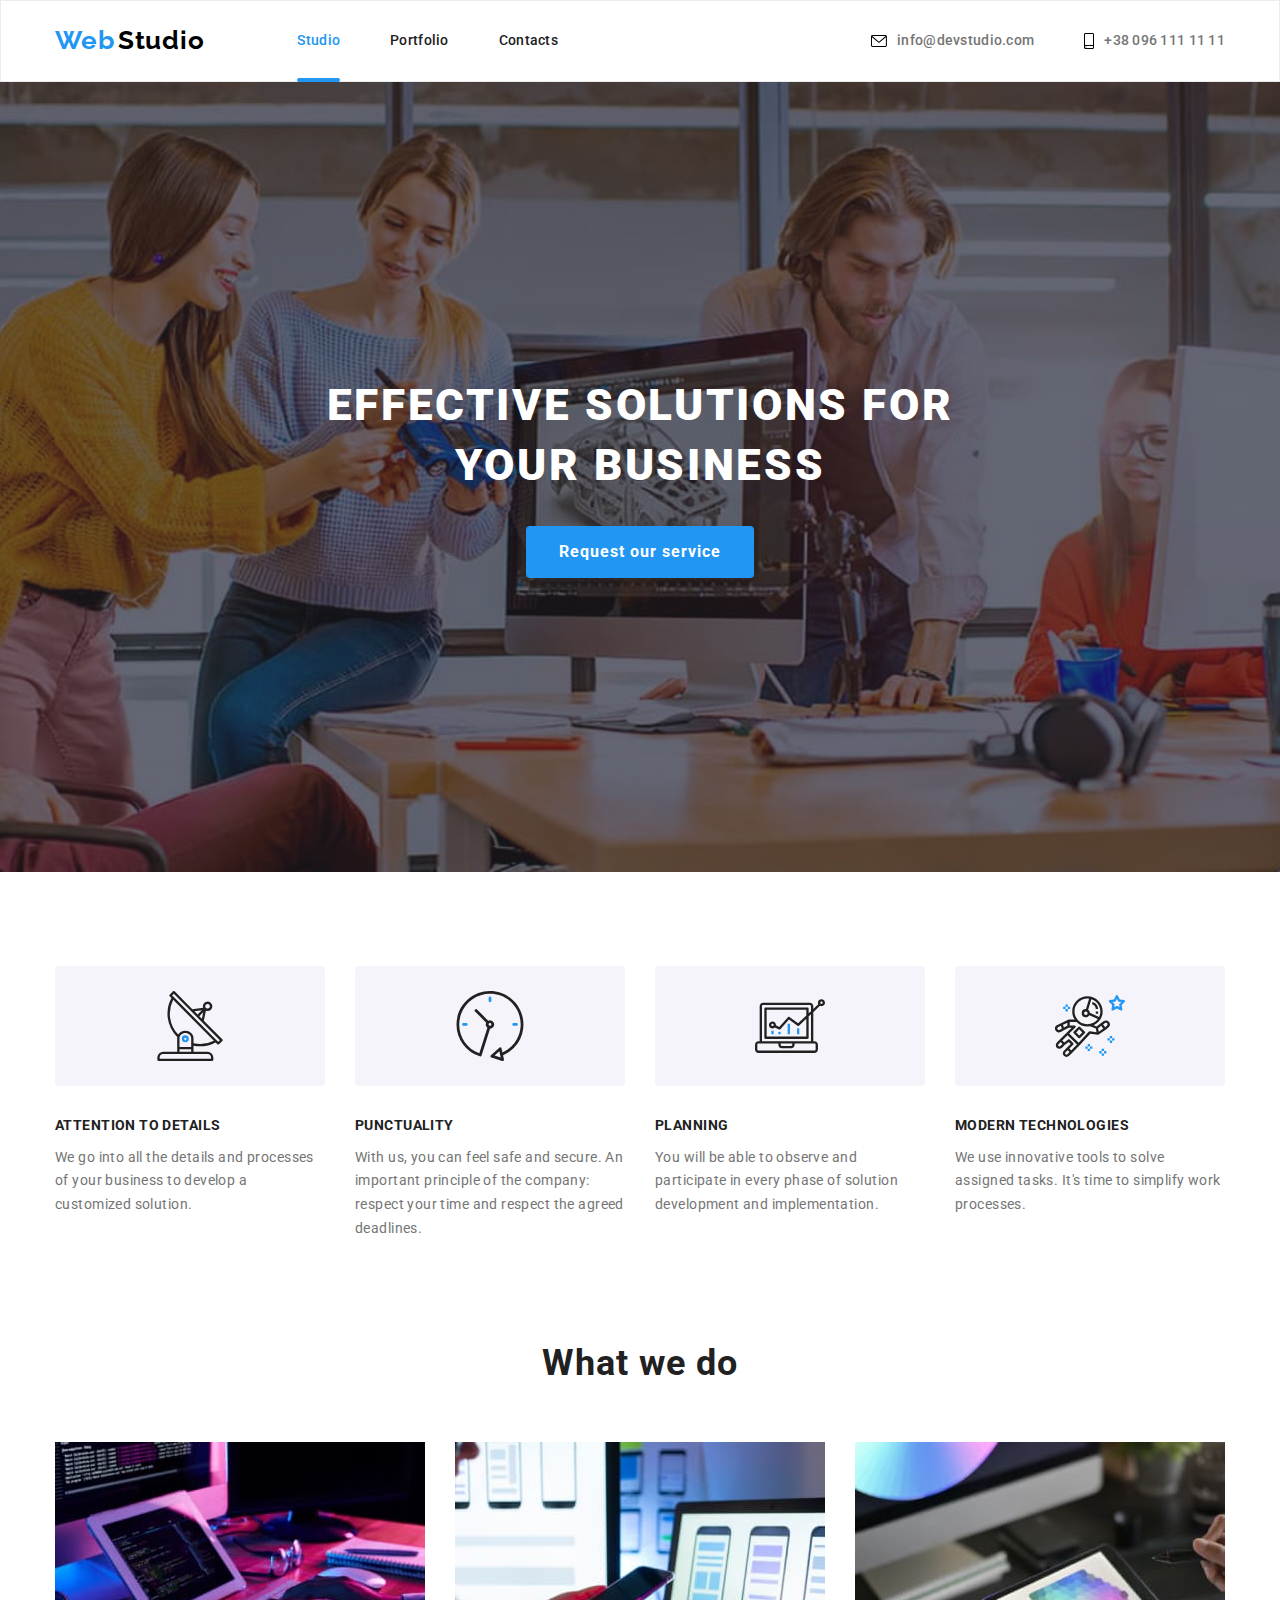
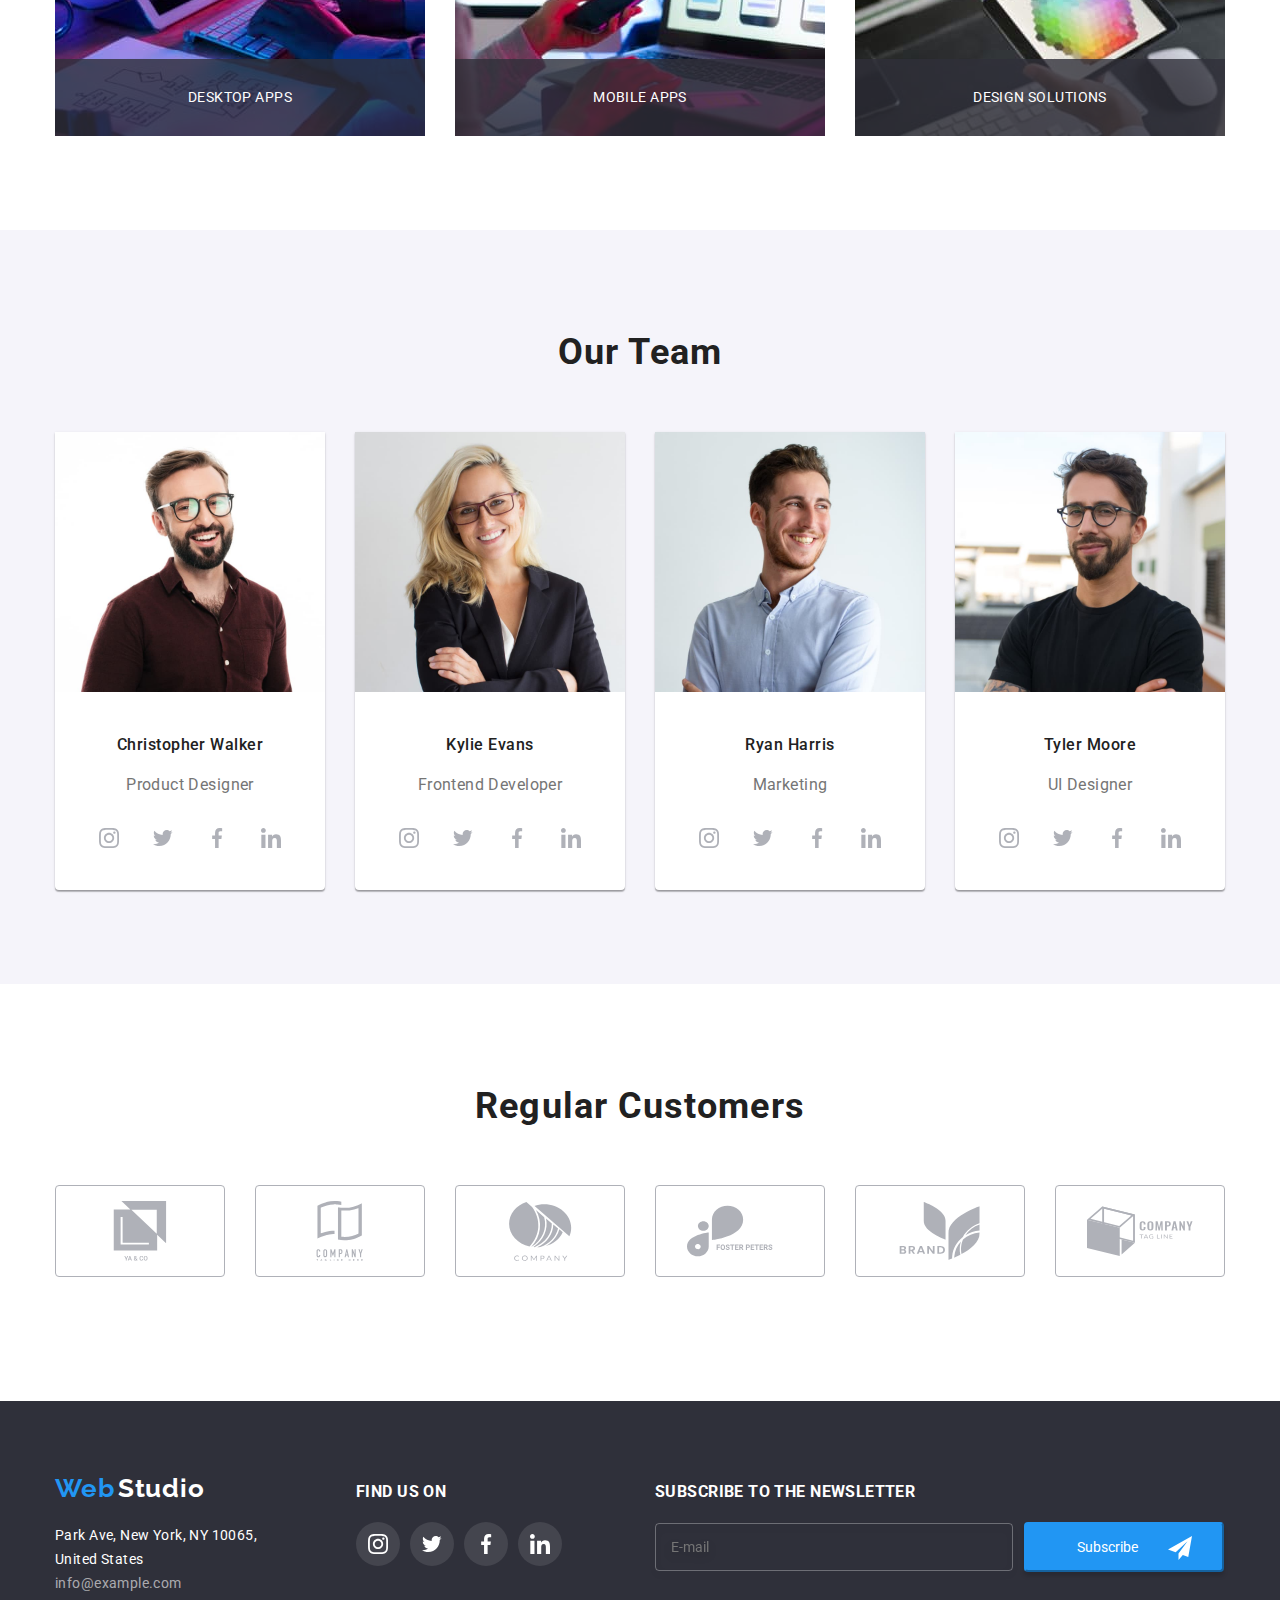
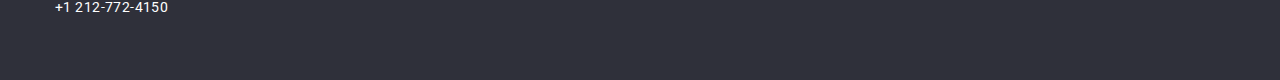
<file: index.html>
<!DOCTYPE html>
<html lang="en">
<head>
    <meta charset="UTF-8">
    <meta http-equiv="X-UA-Compatible" content="IE=edge">
    <meta name="viewport" content="width=device-width, initial-scale=1.0">
    <title>Homework#1 </title>
    <link rel="preconnect" href="https://fonts.googleapis.com">
    <link rel="preconnect" href="https://fonts.gstatic.com" crossorigin>
    <link href="https://fonts.googleapis.com/css2?family=Raleway:ital,wght@0,700;1,700&family=Roboto:ital,wght@0,400;0,500;0,700;0,900;1,400;1,500;1,700;1,900&display=swap" rel="stylesheet">
    <link rel="stylesheet" href="https://cdnjs.cloudflare.com/ajax/libs/modern-normalize/1.1.0/modern-normalize.min.css">
    <link rel="stylesheet" href="./css/styles.css">
</head>

<body>
    <!--Header-->
    <header  class="header">
        <div class="container main-div">
        <a  href="./index.html" class="link">
            <span class="logo-web" >Web</span>
            <span class="logo-studio" >Studio</span>
        </a>  
        <nav>
            <ul class="site-nav list">
                <li class="item"><a href="./index.html" class="link current">Studio</a></li>
                <li class="item"><a href="./portfolio.html"  class="link">Portfolio</a></li>
                <li class="item"><a href=""  class="link">Contacts</a></li>
            </ul>  
        </nav>
            <ul class="auth-nav list"> 
                <li class="item contact-item">
                    <a class="contact-link mail-link link" href="mailto:info@devstudio.com" >
                        <svg class="mail-icon icon" width="16" height="12">
                            <use href="./images/icons/icons.svg#icon-envelope"></use>
                        </svg>
                        <span>info@devstudio.com</span>
                    </a>
                </li> 
                <li class="item contact-item">
                    <a class="contact-link phone-link link" href="tel:+380961111111">
                        <svg class="phone-icon icon" width="10" height="16">
                            <use href="./images/icons/icons.svg#icon-smartphone"></use>
                        </svg>
                        <span>+38 096 111 11 11</span>
                    </a>
                </li>  
            </ul>
        </div>
    </header>
    <!--Main body-->
    <main>
        <!--Request-->
        <div class="request">
            <section class="section">
                <h1 class="request-title">EFFECTIVE SOLUTIONS FOR YOUR BUSINESS</h1>
                <button type="button" class="request-button" data-modal-open>Request our service</button>                
            </section>
        </div>
        
           
        <!--Quality-->
        
        <section class="section">
            <div class="container">
                <h2 class="visually-hidden">Our quality</h2>
                    <ul class="list">
                        <li class="quality-item icon-antenna">
                            <h3 class="quality-title">ATTENTION TO DETAILS</h3>
                            <p class="quality-text">
                                We go into all the details and processes of your business to develop a customized solution.
                            </p>
                        </li>
                         <li class="quality-item icon-clock">
                            <h3 class="quality-title">PUNCTUALITY</h3>
                            <p class="quality-text">
                                With us, you can feel safe and secure. An important principle of the company: respect your time
                                 and respect the agreed deadlines.  
                            </p>
                        </li>
                        <li class="quality-item icon-diagram">
                            <h3 class="quality-title">PLANNING</h3>
                            <p class="quality-text">
                                You will be able to observe and participate in every phase of solution development and implementation.
                            </p>
                        </li>
                        <li class="quality-item icon-astronaut">
                            <h3 class="quality-title">MODERN TECHNOLOGIES</h3>
                            <p class="quality-text">
                                We use innovative tools to solve assigned tasks. It's time to simplify work processes. 
                            </p>
                        </li>
                    </ul>
            </div>
        </section>
        
        <!--What we do-->
        
        <section class="section1">
            <div class="container">
                <h2 class="section-title">What we do</h2>
                    <ul class="whatwedo-list">
                        <li class="whatwedo-item">
                            <img src="./images/whatwedo/img.jpg" alt="creat a code" width="370"  class="whatwedo-item" />
                        <div class="whatwedo-description">
                            DESKTOP APPS
                        </div>
                        </li>
                        <li class="whatwedo-item">
                            <img src="./images/whatwedo/img1.jpg" alt="mobile version" width="370"  class="whatwedo-item"/>
                            <div class="whatwedo-description">
                                MOBILE APPS
                            </div>
                        </li>
                        <li class="whatwedo-item">
                            <img src="./images/whatwedo/img2.jpg" alt="color design" width="370" class="whatwedo-item"/>
                            <div class="whatwedo-description">
                                DESIGN SOLUTIONS
                            </div>
                        </li>
                    </ul>
            </div>
        </section>
        
        <!--Team-->
        
        <section class="section team">
            <div class="container">
                <h2 class="section-title">Our Team</h2>
                <ul class="list">
                    <li class="team-item">
                        <img src="./images/team/Christopher.jpg" alt="Christopher's photo" width="270" height="260" />
                        <h3 class="team-title">Christopher Walker</h3>
                        <p class="team-text">Product Designer</p>
                        <ul class="social-icons list">
                            <li class="social-item">
                                <a href="" class="social-link link">
                                    <svg class="social-icon" width="20" height="20">
                                        <use href="./images/icons/icons.svg#icon-instagram"></use>
                                    </svg>
                                </a>
                            </li>
                            <li class="social-item">
                                <a href="" class="social-link link">
                                    <svg class="social-icon" width="20" height="20">
                                        <use href="./images/icons/icons.svg#icon-twitter"></use>
                                    </svg>
                                </a>
                            </li>
                            <li class="social-item">
                                <a href="" class="social-link link">
                                    <svg class="social-icon" width="20" height="20">
                                        <use href="./images/icons/icons.svg#icon-facebook"></use>
                                    </svg>
                                </a>
                            </li>
                            <li class="social-item">
                                <a href="" class="social-link link">
                                    <svg class="social-icon" width="20" height="20">
                                        <use href="./images/icons/icons.svg#icon-linkedin"></use>
                                    </svg>
                                </a>
                            </li>
                        </ul> 
                    </li>
                    <li class="team-item">
                        <img src="./images/team/Kylie.jpg" alt="Kylie's photo" width="270" height="260" />
                        <h3 class="team-title">Kylie Evans</h3>
                        <p class="team-text">Frontend Developer</p>
                        <ul class="social-icons list">
                            <li class="social-item">
                                <a href="" class="social-link link">
                                    <svg class="social-icon" width="20" height="20">
                                        <use href="./images/icons/icons.svg#icon-instagram"></use>
                                    </svg>
                                </a></li>
                            <li class="social-item">
                                <a href="" class="social-link link">
                                    <svg class="social-icon" width="20" height="20">
                                        <use href="./images/icons/icons.svg#icon-twitter"></use>
                                    </svg>
                                </a></li>
                            <li class="social-item">
                                <a href="" class="social-link link">
                                    <svg class="social-icon" width="20" height="20">
                                        <use href="./images/icons/icons.svg#icon-facebook"></use>
                                    </svg>
                                </a></li>
                            <li class="social-item">
                                <a href="" class="social-link link">
                                    <svg class="social-icon" width="20" height="20">
                                        <use href="./images/icons/icons.svg#icon-linkedin"></use>
                                    </svg>
                                </a></li>
                        </ul> 
                    </li>
                    <li class="team-item">
                        <img src="./images/team/Ryan.jpg" alt="Ryan's photo" width="270" height="260" />
                        <h3 class="team-title">Ryan Harris</h3>
                        <p class="team-text">Marketing</p>
                        <ul class="social-icons list">
                            <li class="social-item">
                                <a href="" class="social-link link">
                                    <svg class="social-icon" width="20" height="20">
                                        <use href="./images/icons/icons.svg#icon-instagram"></use>
                                    </svg>
                                </a></li>
                            <li class="social-item">
                                <a href="" class="social-link link">
                                    <svg class="social-icon" width="20" height="20">
                                        <use href="./images/icons/icons.svg#icon-twitter"></use>
                                    </svg>
                                </a></li>
                            <li class="social-item">
                                <a href="" class="social-link link">
                                    <svg class="social-icon" width="20" height="20">
                                        <use href="./images/icons/icons.svg#icon-facebook"></use>
                                    </svg>
                                </a></li>
                            <li class="social-item">
                                <a href="" class="social-link link">
                                    <svg class="social-icon" width="20" height="20">
                                        <use href="./images/icons/icons.svg#icon-linkedin"></use>
                                    </svg>
                                </a></li>
                        </ul> 
                    </li>
                    <li class="team-item">
                        <img src="./images/team/Tyler.jpg" alt="Tyler's photo" width="270" height="260" />
                        <h3 class="team-title">Tyler Moore</h3>
                        <p class="team-text">UI Designer</p>
                        <ul class="social-icons list">
                            <li class="social-item">
                                <a href="" class="social-link link">
                                    <svg class="social-icon" width="20" height="20">
                                        <use href="./images/icons/icons.svg#icon-instagram"></use>
                                    </svg>
                                </a></li>
                            <li class="social-item">
                                <a href="" class="social-link link">
                                    <svg class="social-icon" width="20" height="20">
                                        <use href="./images/icons/icons.svg#icon-twitter"></use>
                                    </svg>
                                </a></li>
                            <li class="social-item">
                                <a href="" class="social-link link">
                                    <svg class="social-icon" width="20" height="20">
                                        <use href="./images/icons/icons.svg#icon-facebook"></use>
                                    </svg>
                                </a></li>
                            <li class="social-item">
                                <a href="" class="social-link link">
                                    <svg class="social-icon" width="20" height="20">
                                        <use href="./images/icons/icons.svg#icon-linkedin"></use>
                                    </svg>
                                </a></li>
                        </ul> 
                    </li>
                </ul>
            </div>
        </section>
        
        <!--Regular Customers-->
        <section class="section">
            <div class="container">
                <h2 class="section-title">Regular Customers</h2>
                <ul class="customer-list list">
                    <li class="customer-item">
                        <a href="" class="customer-link link">
                            <svg class="customer-icon" width="106" height="60">
                                <use href="./images/icons/icons.svg#icon-yaco"></use>
                            </svg>
                        </a>
                    </li>
                    <li class="customer-item">
                        <a href="" class="customer-link link">
                            <svg class="customer-icon" width="106" height="60">
                                <use href="./images/icons/icons.svg#icon-taglinehere"></use>
                            </svg>
                        </a>
                    </li>
                    <li class="customer-item">
                        <a href="" class="customer-link link">
                            <svg class="customer-icon" width="106" height="60">
                                <use href="./images/icons/icons.svg#icon-company"></use>
                            </svg>
                        </a>
                    </li>
                    <li class="customer-item">
                        <a href="" class="customer-link link">
                            <svg class="customer-icon" width="106" height="60">
                                <use href="./images/icons/icons.svg#icon-foster"></use>
                            </svg>
                        </a>
                    </li>
                    <li class="customer-item">
                        <a href="" class="customer-link link">
                            <svg class="customer-icon" width="106" height="60">
                                <use href="./images/icons/icons.svg#icon-brand"></use>
                            </svg>
                        </a>
                    </li>
                    <li class="customer-item">
                        <a href="" class="customer-link link">
                            <svg class="customer-icon" width="106" height="60">
                                <use href="./images/icons/icons.svg#icon-tagline"></use>
                            </svg>
                        </a>
                    </li>
                </ul> 
            </div>
        </section>
        
    </main>
    <!--Footer-->
    <footer class="footer"> 
        <div class="container2" > 
            <div class="footer-address-block">
                <a href="./index.html" class="link">
                    <span class="footer-logo-web" >Web</span>
                    <span class="footer-logo-studio" >Studio</span>
                </a>  
            <address>
                <ul  class="footer list">
                    <li class="item"><a href="https://www.google.com/maps/place/Park+Ave,+New+York,+NY+10065,+%D0%A1%D0%BF%D0%BE%D0%BB%D1%83%D1%87%D0%B5%D0%BD%D1%96+%D0%A8%D1%82%D0%B0%D1%82%D0%B8+%D0%90%D0%BC%D0%B5%D1%80%D0%B8%D0%BA%D0%B8/@40.7667084,-73.9759206,15z/data=!3m1!4b1!4m5!3m4!1s0x89c2b76424149fd5:0x1e6065c9d4149dd9!8m2!3d40.7667087!4d-73.9671658"
                        target="_blank"
                        rel="noopener noreferrer nofollow"
                        class="link">Park Ave, New York, NY 10065, United States </a>
                    </li>
                    <li class="item"><a href="mailto:info@example.com" class="link contacts">info@example.com</a></li>
                    <li class="item"><a href="tel:+12127724150" class="link contact">+1 212-772-4150</a></li>
                </ul>
            </address>
            </div>
            <div class="footer-social-block">
                <h3 class="title">FIND US ON</h3>
                <ul class="footer-icons">
                    <li class="social-item">
                    <a href=""  class="social-link link">
                        <svg class="social-icon1" width="20" height="20">
                            <use href="./images/icons/icons.svg#icon-instagram"></use>
                        </svg>
                    </a>                   
                    </li>
                    <li class="social-item">
                    <a href="" class="social-link link">
                        <svg class="social-icon1" width="20" height="20">
                            <use href="./images/icons/icons.svg#icon-twitter"></use>
                        </svg>
                    </a>
                    </li>
                    <li class="social-item">
                    <a href="" class="social-link link">
                        <svg class="social-icon1" width="20" height="20">
                            <use href="./images/icons/icons.svg#icon-facebook"></use>
                        </svg>
                    </a>
                    </li>
                    <li class="social-item">
                    <a href="" class="social-link link">
                        <svg class="social-icon1" width="20" height="20">
                            <use href="./images/icons/icons.svg#icon-linkedin"></use>
                        </svg>
                    </a>
                    </li>
                </ul>
            </div>
            <div class="footer-sbr-block">
                <form name="form-sbr" class="sbr-form">
                    <h3 class="title">SUBSCRIBE TO THE NEWSLETTER</h3>
                    <label class="user-mail">
                        <div class="input-wrapper">
                            <input type="email" name="user-mail" id="user-mail" class="sbr-mail" placeholder="E-mail" required>
                            <button type="submit" class="sbr-button ">Subscribe
                                <svg >
                                    <use href="./images/icons/icons.svg#icon-send"></use>
                                </svg>
                            </button>
                        </div>
                    </label>
                   
                </form>
            </div>

        </div>
        

        
    </footer>
    <div class="modal-backdrop is-hidden" data-modal>
        <div class="modal">
            <h2 class="modal-title">Leave your information and we'll call you back</h2>
            <div class="close-sign" data-modal-close>
                <svg  width="18" height="18">
                    <use href="./images/icons/icons.svg#icon-close"></use>
                </svg>
            </div>
            <form name="form-request" class="modal-form">
                <div class="input-line">
                    <label for="user-name" class="modal-label">Name</label>
                    <div class="input-wrapper">
                        <input
                            name="user-name"
                            type="text"
                            id="user-name"
                            class="modal-input"
                            required
                        />
                        <svg class="input-icon" width="18" height="18">
                            <use href="./images/icons/icons.svg#icon-user"></use>
                        </svg>
                    </div>
                </div>
                <div class="input-line">
                    <label for="user-tel" class="modal-label">Telephone</label>
                    <div class="input-wrapper">
                        <input
                            name="user-tel"
                            id="user-tel"
                            type="tel"
                            class="modal-input"
                            required
                        />
                        <svg class="input-icon" width="18" height="18">
                            <use href="./images/icons/icons.svg#icon-phone"></use>
                        </svg>
                    </div>
                </div>
                <div class="input-line">
                    <label for="user-email" class="modal-label">E-mail</E-mail></label>
                    <div class="input-wrapper">
                        <input
                            name="user-email"
                            type="email"
                            id="user-email"
                            class="modal-input"
                            required
                        />
                        <svg class="input-icon" width="18" height="18">
                            <use href="./images/icons/icons.svg#icon-mailbox"></use>
                        </svg>
                    </div>
                </div>
                <div class="input-line">
                    <label for="user-name" class="modal-label">Comments</label>
                    <textarea name="user-text" id="user-text" class="modal-textarea" placeholder="Enter the text"></textarea>
                </div>
                <div class="input-line check-line">
                    <input
                    id="checkbox-agree"
                    value="agree"
                    name="checkbox-agree"
                    type="checkbox"
                    class="visually-hidden"
                    />
                    <label for="checkbox-agree" class="checkbox-agree">
                    <span class="icon-wrapper">
                        <svg class="agree-icon" width="16" height="15">
                            <use href="./images/icons/icons.svg#icon-checkagree"></use>
                         </svg>
                    </span>
                    I agree with the newsletter and accept the
                    <a href="" class="check-link">Terms and Conditions</a> 
                    </label>
                </div>
                <button type="submit" class="modal-button">Send</button>
            </form>
          
        </div>
      </div>
      <script src="./js/modal.js"></script>
    
</body>
</html>
</file>
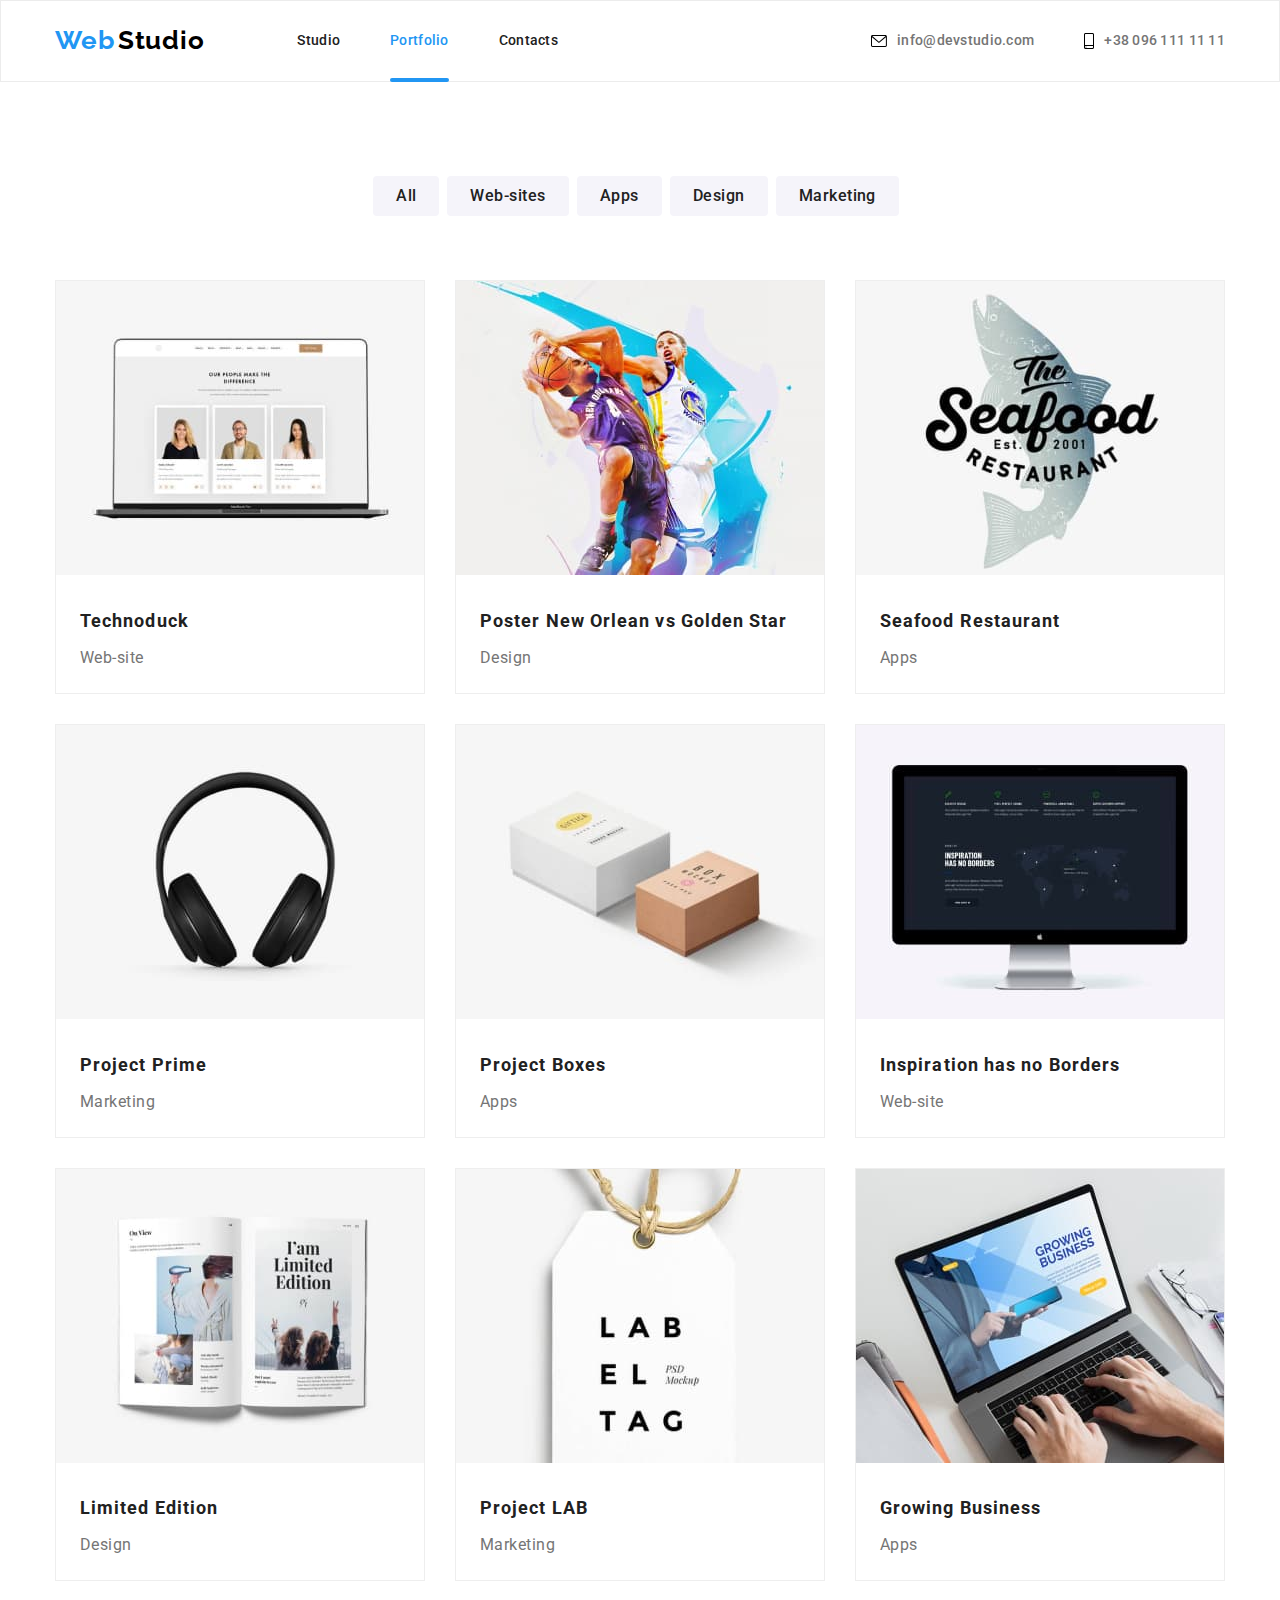
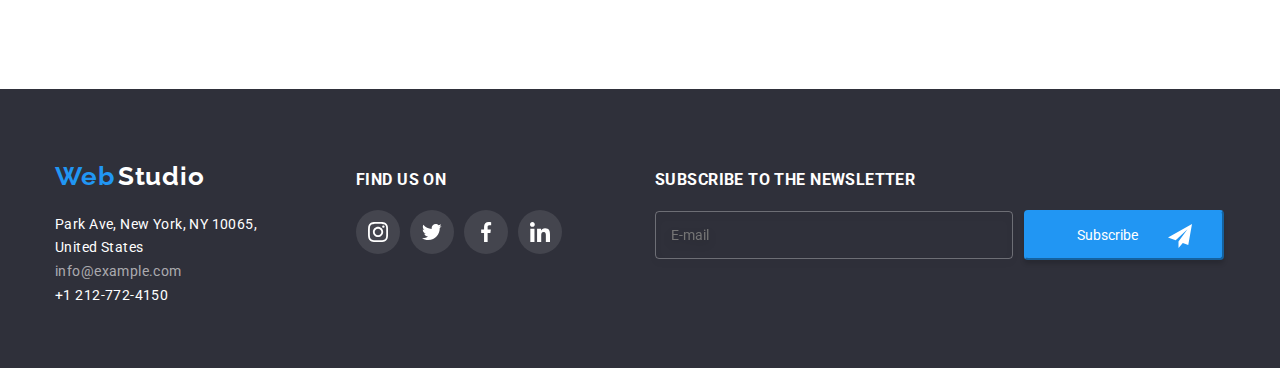
<file: portfolio.html>
<!DOCTYPE html>
<html lang="en">
<head>
    <meta charset="UTF-8">
    <meta http-equiv="X-UA-Compatible" content="IE=edge">
    <meta name="viewport" content="width=device-width, initial-scale=1.0">
    <title>Document</title>
    <link rel="preconnect" href="https://fonts.googleapis.com">
    <link rel="preconnect" href="https://fonts.gstatic.com" crossorigin="">
    <link href="https://fonts.googleapis.com/css2?family=Raleway:ital,wght@0,700;1,700&amp;family=Roboto:ital,wght@0,400;0,500;0,700;0,900;1,400;1,500;1,700;1,900&amp;display=swap" rel="stylesheet">
    <link rel="stylesheet" href="https://cdnjs.cloudflare.com/ajax/libs/modern-normalize/1.1.0/modern-normalize.min.css">
    <link rel="stylesheet" href="./css/styles.css">
</head>

<body>
    <!--Header-->
    <header  class="header">
      <div class="container main-div">
      <a href="./index.html" class="link">
          <span class="logo-web" >Web</span>
          <span class="logo-studio" >Studio</span>
      </a>  
      <nav>
          <ul class="site-nav list">
              <li class="item"><a href="./index.html" class="link">Studio</a></li>
              <li class="item"><a href="./portfolio.html"  class="link current">Portfolio</a></li>
              <li class="item"><a href=""  class="link">Contacts</a></li>
          </ul>  
      </nav>
      <ul class="auth-nav list"> 
        <li class="item contact-item">
            <a class="contact-link mail-link link" href="mailto:info@devstudio.com" >
                <svg class="mail-icon icon" width="16" height="12">
                    <use href="./images/icons/icons.svg#icon-envelope"></use>
                </svg>
                <span>info@devstudio.com</span>
            </a>
        </li> 
        <li class="item contact-item">
            <a class="contact-link phone-link link" href="tel:+380961111111">
                <svg class="phone-icon icon" width="10" height="16">
                    <use href="./images/icons/icons.svg#icon-smartphone"></use>
                </svg>
                <span>+38 096 111 11 11</span>
            </a>
        </li>  
    </ul>
      </div>
    </header>
    <!--Main body-->
    <main>
        
        <section class="section">
            <div class="container">
                <h2 class="visually-hidden">Our projects</h2>
                <!--List of filters-->
                
                <ul class="portfolio-list">
                  
                  <li class="item"><button type="button" class="button">All</button></li>
                  <li class="item"><button type="button" class="button">Web-sites</button></li>
                  <li class="item"><button type="button" class="button">Apps</button></li>
                  <li class="item"><button type="button" class="button">Design</button></li>
                  <li class="item"><button type="button" class="button">Marketing</button></li>
                  
                </ul>
                
                <!--List of projects-->      
                <ul class="portfolio-lists">
                  <li class="portfolio-element">
                    <a href="" class="portfolio-link">
                      <div class="portfolio-vision">
                        <img src="./images/portfolio/img.jpg" alt="Technoduck's photo" width="370" height="294" />
                        <div class="portfolio-desription">
                          <p class="portfolio-project">Technoduck is a state-of-the-art coronavirus distribution platform. Companies use this platform for digital espionage and attacks on competitors' secure servers.</p>
                        </div>
                      </div>
                      <div class="portfolio-meta">
                        <h3 class="portfolio-title">Technoduck</h3>
                        <p class="portfolio-text">Web-site</p>
                      </div>
                    </a>
                  </li>
                  <li class="portfolio-element">
                    <a href="" class="portfolio-link">
                      <div class="portfolio-vision">
                        <img src="./images/portfolio/img1.jpg" alt="Poster's photo" width="370" height="294" />
                        <div class="portfolio-desription">
                          <p class="portfolio-project">Technoduck is a state-of-the-art coronavirus distribution platform. Companies use this platform for digital espionage and attacks on competitors' secure servers.</p>
                        </div>
                      </div>
                      <div class="portfolio-meta">
                        <h3 class="portfolio-title">Poster New Orlean vs Golden Star</h3>
                        <p class="portfolio-text">Design</p>
                      </div>
                    </a>
                  </li>
                  <li class="portfolio-element">
                    <a href="" class="portfolio-link">
                      <div class="portfolio-vision">
                        <img src="./images/portfolio/img2.jpg" alt="Seafood's photo" width="370" height="294" />
                        <div class="portfolio-desription">
                          <p class="portfolio-project">Technoduck is a state-of-the-art coronavirus distribution platform. Companies use this platform for digital espionage and attacks on competitors' secure servers.</p>
                        </div>
                      </div>
                      <div class="portfolio-meta">
                        <h3 class="portfolio-title">Seafood Restaurant</h3>
                        <p class="portfolio-text">Apps</p>
                      </div>
                    </a>
                  </li>
                  <li class="portfolio-element">
                    <a href="" class="portfolio-link">
                      <div class="portfolio-vision">
                        <img src="./images/portfolio/img3.jpg" alt="Project's photo" width="370" height="294" />
                        <div class="portfolio-desription">
                          <p class="portfolio-project">Technoduck is a state-of-the-art coronavirus distribution platform. Companies use this platform for digital espionage and attacks on competitors' secure servers.</p>
                        </div>
                      </div>                      
                      <div class="portfolio-meta">
                        <h3 class="portfolio-title">Project Prime</h3>
                        <p class="portfolio-text">Marketing</p>
                      </div>
                    </a>
                   </li>
                  <li class="portfolio-element">
                    <a href="" class="portfolio-link">
                      <div class="portfolio-vision">
                        <img src="./images/portfolio/img4.jpg" alt="Boxes's photo" width="370" height="294" />
                        <div class="portfolio-desription">
                          <p class="portfolio-project">Technoduck is a state-of-the-art coronavirus distribution platform. Companies use this platform for digital espionage and attacks on competitors' secure servers.</p>
                        </div>
                      </div>
                      <div class="portfolio-meta">
                        <h3 class="portfolio-title">Project Boxes</h3>
                        <p class="portfolio-text">Apps</p>
                      </div>                      
                    </a>
                  </li>
                  <li class="portfolio-element">
                    <a href="" class="portfolio-link">
                      <div class="portfolio-vision">
                        <img src="./images/portfolio/img5.jpg" alt="Inspiration's photo" width="370" height="294" />
                        <div class="portfolio-desription">
                          <p class="portfolio-project">Technoduck is a state-of-the-art coronavirus distribution platform. Companies use this platform for digital espionage and attacks on competitors' secure servers.</p>
                        </div>
                      </div>
                      <div class="portfolio-meta">
                        <h3 class="portfolio-title">Inspiration has no Borders</h3>
                        <p class="portfolio-text">Web-site</p>
                      </div>                      
                    </a>
                  </li>
                  <li class="portfolio-element">
                    <a href="" class="portfolio-link">
                      <div class="portfolio-vision">
                        <img src="./images/portfolio/img6.jpg" alt="Edition's photo" width="370" height="294" />
                        <div class="portfolio-desription">
                          <p class="portfolio-project">Technoduck is a state-of-the-art coronavirus distribution platform. Companies use this platform for digital espionage and attacks on competitors' secure servers.</p>
                        </div>
                      </div>
                      <div class="portfolio-meta">
                        <h3 class="portfolio-title">Limited Edition</h3>
                        <p class="portfolio-text">Design</p>
                      </div>                      
                    </a>
                  </li>
                  <li class="portfolio-element">
                    <a href="" class="portfolio-link">
                      <div class="portfolio-vision">
                        <img src="./images/portfolio/img7.jpg" alt="LAB's photo" width="370" height="294" />
                        <div class="portfolio-desription">
                          <p class="portfolio-project">Technoduck is a state-of-the-art coronavirus distribution platform. Companies use this platform for digital espionage and attacks on competitors' secure servers.</p>
                        </div>
                      </div>
                      <div class="portfolio-meta">
                        <h3 class="portfolio-title">Project LAB</h3>
                        <p class="portfolio-text">Marketing</p>
                      </div>                      
                    </a>
                  </li>
                  <li class="portfolio-element">
                    <a href="" class="portfolio-link">
                      <div class="portfolio-vision">
                        <img src="./images/portfolio/img8.jpg" alt="Business's photo" width="370" height="294" />
                        <div class="portfolio-desription">
                          <p class="portfolio-project">Technoduck is a state-of-the-art coronavirus distribution platform. Companies use this platform for digital espionage and attacks on competitors' secure servers.</p>
                        </div>
                      </div>
                      <div class="portfolio-meta">
                        <h3 class="portfolio-title">Growing Business</h3>
                        <p class="portfolio-text">Apps</p>
                      </div>                      
                    </a>
                  </li>
                  
                </ul>
            </div>
        </section>
        
    </main>
    <!--Footer-->
    <footer class="footer"> 
      <div class="container2" > 
        <div class="footer-address-block">
            <a href="./index.html" class="link">
                <span class="footer-logo-web" >Web</span>
                <span class="footer-logo-studio" >Studio</span>
            </a>  
        <address>
            <ul  class="footer list">
                <li class="item"><a href="https://www.google.com/maps/place/Park+Ave,+New+York,+NY+10065,+%D0%A1%D0%BF%D0%BE%D0%BB%D1%83%D1%87%D0%B5%D0%BD%D1%96+%D0%A8%D1%82%D0%B0%D1%82%D0%B8+%D0%90%D0%BC%D0%B5%D1%80%D0%B8%D0%BA%D0%B8/@40.7667084,-73.9759206,15z/data=!3m1!4b1!4m5!3m4!1s0x89c2b76424149fd5:0x1e6065c9d4149dd9!8m2!3d40.7667087!4d-73.9671658"
                    target="_blank"
                    rel="noopener noreferrer nofollow"
                    class="link">Park Ave, New York, NY 10065, United States </a>
                </li>
                <li class="item"><a href="mailto:info@example.com" class="link contacts">info@example.com</a></li>
                <li class="item"><a href="tel:+12127724150" class="link contact">+1 212-772-4150</a></li>
            </ul>
        </address>
        </div>
        <div class="footer-social-block">
            <h3 class="title">FIND US ON</h3>
            <ul class="footer-icons">
                <li class="social-item">
                <a href=""  class="social-link link">
                    <svg class="social-icon1" width="20" height="20">
                        <use href="./images/icons/icons.svg#icon-instagram"></use>
                    </svg>
                </a>                   
                </li>
                <li class="social-item">
                <a href="" class="social-link link">
                    <svg class="social-icon1" width="20" height="20">
                        <use href="./images/icons/icons.svg#icon-twitter"></use>
                    </svg>
                </a>
                </li>
                <li class="social-item">
                <a href="" class="social-link link">
                    <svg class="social-icon1" width="20" height="20">
                        <use href="./images/icons/icons.svg#icon-facebook"></use>
                    </svg>
                </a>
                </li>
                <li class="social-item">
                <a href="" class="social-link link">
                    <svg class="social-icon1" width="20" height="20">
                        <use href="./images/icons/icons.svg#icon-linkedin"></use>
                    </svg>
                </a>
                </li>
            </ul>
        </div>
        <div class="footer-sbr-block">
          <form name="form-sbr" class="sbr-form">
              <h3 class="title">SUBSCRIBE TO THE NEWSLETTER</h3>
              <label class="user-mail">
                  <div class="input-wrapper">
                      <input type="email" name="user-mail" id="user-mail" class="sbr-mail" placeholder="E-mail" required>
                      <button type="submit" class="sbr-button ">Subscribe
                          <svg >
                              <use href="./images/icons/icons.svg#icon-send"></use>
                          </svg>
                      </button>
                  </div>
              </label>
             
          </form>
      </div>
      </div>
    </footer>
    
</body>
</html>
</file>
<file: css/styles.css>
:root {
    --color-text: #757575;
    --second-color-text: #212121;
    --third-color-text: #000000;
    --second-bg-color:  #F5F4FA;
    --third-bg-color:#2f303a;
    --accent-color: #2196f3;
    --primary-white-color: #ffffff;
    --secondary-white-color: rgba(255, 255, 255, 0.6);
  }
  body {
    background-color: var(--primary-white-color);
    font-family: "Roboto", sans-serif;
    font-style: normal;
    font-size: 14px;
    line-height: 1.7;
    letter-spacing: 0.03em;
    color: var(--color-text);
   /* padding-top: 80px;*/
  }
  .container {
    width: 1200px;
    padding-left: 15px;
    padding-right: 15px;
    margin-left: auto;
    margin-right: auto;
  }
  .list {
    display: flex;
    padding: 0;
    margin: 0;
    list-style: none;
  }
  .section {
    margin-top: 0;
    padding-top: 94px;
    padding-bottom: 94px;
  }
  .ul, li {
    list-style: none;
  
  }
  /* main-div */
  .main-div {
    display: flex;
    align-items: center;
  }

  /* header */
  .header {
    background-color: var(--primary-white-color);
    border: 1px solid #ECECEC;
    /*position: fixed;*/
    width: 100%;
    min-height: 80px;
    top: 0;
    left: 0;
    z-index: 1;
  }
  .header .list {
    list-style: none;
  }
  .header .link {
    text-decoration: none;
  }
  .header .link:hover,
  .header .link:focus {
    color: var(--accent-color);
  }
  /* header logo */
  .logo-web {
    font-family: 'Raleway';
    font-weight: 700;
    font-size: 26px;
    line-height: 1.19;
    letter-spacing: 0.03em;
    color: var(--accent-color);
  }
  .logo-studio {
    font-family: 'Raleway';
    font-weight: 700;
    font-size: 26px;
    line-height: 1.19;
    letter-spacing: 0.03em;
    color: var(--third-color-text);
  }
  /* navigation */
  .site-nav {
    display: flex;
    margin-left: 93px;
  }
  .site-nav .item + .item {
    margin-left: 50px;
  }

  .site-nav .link {
    display: block;
    padding-top: 32px;
    padding-bottom: 32px;

    color: var(--second-color-text);
    font-weight: 500;
    font-size: 14px;
    line-height: 1.14;
    letter-spacing: 0.02em;
    text-decoration: none;
  }
  .site-nav .link:hover,
  .site-nav .link:focus {
    color: var(--accent-color);
  }
  .site-nav .link.current {
    color: var(--accent-color);
    position: relative;
  }
  .link.current::after {
    content: "";
    position: absolute;
    width: 100%;
    height: 4px;
    bottom: -1px;
    border-radius: 2px;
    left: 0;
    background: var(--accent-color);
  }
  .auth-nav {
    display: flex;
    margin-left: auto;
  }
  .auth-nav .item + .item {
    margin-left: 50px;
  }
  .auth-nav .link {
    color: var(--color-text);
    text-decoration: none;
    font-weight: 500;
    font-size: 14px;
    line-height: 1.14;
    letter-spacing: 0.02em;
  }
  .auth-nav .link:hover,
  .auth-nav .link:focus {
  color: var(--accent-color);  
  }
  .auth-nav .contact-link {
    display: flex;
    align-items: center;
  }
  .auth-nav .icon {
    margin-right: 10px;
  }
  .auth-nav .contact-link:hover .icon {
    fill: var(--accent-color);
  }
  
  /* request */
  .request {
    background-color: var(--third-bg-color);
    text-align: center;
    padding-top: 200px;
    padding-bottom: 200px;
    max-width: 1600px;
    background-image: 
    linear-gradient(
      to right,
      rgba(47, 48, 58, 0.4),
      rgba(47, 48, 58, 0.4)),
     url(../images/requestbg/requestbg1.jpg);
     margin-left: auto;
     margin-right: auto;
     background-repeat: no-repeat;
     background-position: center;
     background-size: cover;
  }
  .request-title {
    margin: auto;
    margin-top: 0;
    margin-bottom: 30px;
    width: 696px;
    color: var(--primary-white-color);
    font-weight: 900;
    font-size: 44px;
    line-height: 1.36;
    align-items: center;
    
    letter-spacing: 0.06em;
    text-transform: uppercase;
    text-align: center;
  }
  .request-button {
    border-radius: 4px;
    border: 1px solid transparent;
    background-color: var(--accent-color);
    font-family: inherit;
    font-weight: 700;
    font-size: 16px;
    line-height: 1.9;
    text-align: center;
    letter-spacing: 0.06em;
    color: var(--primary-white-color);
    cursor: pointer;
    padding-top: 10px;
    padding-right: 32px;
    padding-bottom: 10px;
    padding-left: 32px;
  }
  /* quality */
  
  .visually-hidden {
    margin-top: 0;
    position: absolute;
    white-space: nowrap;
    width: 1px;
    height: 1px;
    overflow: hidden;
    border: 0;
    padding: 0;
    clip: rect(0 0 0 0);
    clip-path: inset(50%);
    margin: -1px;
  }
  .quality-item {
    width: 270px;
    margin-right: 30px;
    margin-bottom: 0px;
  }
  .quality-item:nth-child(4n) {
    margin-right: 0;
  }
  .quality-item::before {
    display: block;
    content: "";
    height: 120px;
    border-radius: 4px;
    background-repeat: no-repeat;
    background-position: center;
    background-color: var(--second-bg-color);
    margin-bottom: 30px;
  }
  .icon-antenna::before {
    background-image: url(../images/icons/antenna\ 1.svg);
  }
  .icon-clock::before {
    background-image: url(../images/icons/clock\ 1.svg);
  }
  .icon-diagram::before{
    background-image: url(../images/icons/diagram\ 1.svg);
  }
  .icon-astronaut::before{
    background-image: url(../images/icons/astronaut\ 1.svg);
  }
  
  .quality-title {
    margin-top: 0;
    margin-bottom: 10px;
    font-weight: 700;
    font-size: 14px;
    line-height: 1.4;
    letter-spacing: 0.03em;
    text-transform: uppercase;
    color: var(--second-color-text);
  }
  .quality-text {
    margin-top: 0;
    margin-bottom: 0;
  }
  /* what we do */
  .section1 {
    margin-top: 0;
    padding-top: 0;
    padding-bottom: 94px;
  }
  .whatwedo-list {
    display: flex;
    flex-wrap: nowrap;
    padding-left: 0;
    margin-top: 0;
    margin-bottom: 0;
  }
  .whatwedo-item {
    width: 370px;
    height: 294px;
    margin-right: 30px;
    margin-bottom: 30px;
  }
  .whatwedo-item:nth-child(3n) {
    margin-right: 0;
  }
  .whatwedo-item:nth-last-child(-n +3) {
    margin-bottom: 0;
  }
  .examples .list {
    margin-top: 0;
    margin-bottom: 0;
    list-style: none;
  }
  .section-title {
    margin-top: 0;
    margin-bottom: 50px;
    font-weight: 700;
    font-size: 36px;
    line-height: 1.6;
    text-align: center;
    letter-spacing: 0.03em;
    color: var(--second-color-text);
  }
  .whatwedo-list .whatwedo-item {
    position: relative;
  }
  .whatwedo-description {
    background-color:rgba(47, 48, 58, 0.8);
    color: var(--primary-white-color);
    position: absolute;
   /*top: 217px;*/
    bottom: 0;
    width: 370px;
    padding-top: 27px;
    padding-left: 107px;
    padding-bottom: 27px;
    padding-right: 107px;
    text-align: center;
  }
  /* team */
  .team {
    background-color: var(--second-bg-color);
  }
  .team .list {
    list-style: none;
  }
  .team-item { 
    width: 270px;
    margin-right: 30px;
    margin-bottom: 0px; 
    background-color: var(--primary-white-color); 
    /* material shadow v1 */
      box-shadow: 0px 1px 3px rgba(0, 0, 0, 0.12), 0px 1px 1px rgba(0, 0, 0, 0.14), 0px 2px 1px rgba(0, 0, 0, 0.2);
      border-radius: 0px 0px 4px 4px;
  }
  .team-item:nth-child(4n) {
    margin-right: 0;
  }
  .team-item .social-icons {
    display: flex;
    justify-content: center;
    padding-bottom: 30px;
  }
  .team-item .social-item {
    width: 44px;
    height: 44px;
    margin-right: 10px;
    border-radius: 50%;
    background-color: var(--primary-white-color);
  }
  .team-item .social-item:last-child {
    margin-right: 0;
  }
  .team-item .social-link {
    width: 100%;
    height: 100%;
    display: flex;
    align-items: center;
    justify-content: center;
  }
  .team-item  .social-item:hover,
  .team-item  .social-item:focus {
    background-color: var(--accent-color);
    transition: background-color 250ms cubic-bezier(0.4, 0, 0.2, 1);
  }
  .team-item .social-icon {
    fill:  #AFB1B8;
  }
  .team-item .social-link:hover .social-icon {
    fill: var(--primary-white-color);
  }
 
  .team-title {
    padding-top: 30px;
    padding-bottom: 10px;
    margin-top: 0;
    margin-bottom: 0;
    font-weight: 500;
    font-size: 16px;
    line-height: 1.87;
    text-align: center;
    letter-spacing: 0.03em;
    color: var(--second-color-text);
  }
  .team-text {
    padding-bottom: 16px;
    margin-top: 0;
    margin-bottom: 0;
    font-size: 16px;
    line-height: 1.87;
    text-align: center;
  }
  /* customers*/
  .customer-list {
    display: flex;
    flex-wrap: wrap;
  }
  .customer-list li {
    margin-right: 30px;
  }
  .customer-list li:nth-child(6n) {
    margin-right: 0;
  }
  .customer-item {
    display: block;
    content: "";
    width: 170px;
    height: 92px;
    border-radius: 4px;
    border : 1px solid #AFB1B8;
    background-repeat: no-repeat;
    background-position: center;
    margin-bottom: 30px;
  }
  .customer-item .customer-icon {
    display: flex;
    justify-content: center;
  }
  .customer-item .customer-link {
    width: 100%;
    height: 100%;
    display: flex;
    align-items: center;
    justify-content: center;
  }
  
  .customer-item .customer-icon {
    fill:  #AFB1B8;
  }
  
  .customer-item .customer-link:hover .customer-icon {
    fill: var(--accent-color);
    transition: fill 250ms cubic-bezier(0.4, 0, 0.2, 1);
  }
  .customer-item .customer-link:hover {
    border: 1px solid var(--accent-color);    
  }
  .customer-item  .customer-item:hover,
  .customer-item  .customer-item:focus {
    background-color: var(--accent-color);
    transition: background-color 250ms cubic-bezier(0.4, 0, 0.2, 1);
  }

  /* footer */
  .footer {
    background-color: var(--third-bg-color);
    padding-top: 60px;
    padding-bottom: 60px;
  }
  
  /* footer logo */
  .container2 {
    display: flex;  
    align-items: baseline;
    width: 1200px;
    padding-left: 15px;
    padding-right: 15px;
    margin-left: auto;
    margin-right: auto;
  }
  .footer-address-block { 
    margin-right: 70px;
    width: 231px;
   }
  .footer-logo-web {
    font-family: 'Raleway';
    font-weight: 700;
    font-size: 26px;
    line-height: 1.19;
    letter-spacing: 0.03em;
    color: var(--accent-color);
  }
  .footer-logo-studio {
    font-family: 'Raleway';
    font-weight: 700;
    font-size: 26px;
    line-height: 1.19;
    letter-spacing: 0.03em;
    color: var(--primary-white-color);
  }
  /* address */
  .footer .list {
    display: inline-block;
    padding-top: 0;
    padding-bottom: 0;
    margin-top: 20px;
    list-style: none;
    font-style: normal;
  }
  .footer .link {
    color: var(--primary-white-color);
    text-decoration: none;
  }
  .footer .link:hover,
  .footer .link:focus {
    color: var(--accent-color);
  }
  .footer .contacts {
    color: var(--secondary-white-color);
  }
  /*find us on*/
  .footer-social-block { 
    display: inline;
    width: 206px;
    margin: 0;
    margin-right: 93px;
  }
  
  .footer .title {
    color: var(--primary-white-color);
  }
  .social-link, 
  .social-item   {
    display: flex;
    width: 100%;
    height: 100%;
    align-items: center;
    justify-content: center;
  }

  .footer .social-item {
    width: 44px;
    height: 44px;
    margin-right: 10px;
    border-radius: 50%;
    background: rgba(255, 255, 255, 0.1);
  }
  .social-item:nth-child(4n) {
    margin-right: 0;
  }
  .footer-icons {
    display: inline-flex;
    padding-inline: 0;
    margin-top: 0;
  }  
  .footer-icons  .social-item:hover,
  .footer-icons  .social-item:focus {
    background-color: var(--accent-color);
    transition: background-color 250ms cubic-bezier(0.4, 0, 0.2, 1);
  }
  
  .footer-icons .social-icon1 {
    fill:  var(--primary-white-color);
  }
  .footer-icons .social-link:hover .social-icon {
    fill: var(--primary-white-color);
  }
  .footer-sbr-block {  
    width: 570px; 
  }
  .sbr-mail {
    width: 358px;
    padding: 15px;
    background: transparent;
    border: 1px solid rgba(255, 255, 255, 0.3);
    filter: drop-shadow(0px 4px 4px rgba(0, 0, 0, 0.15));
    border-radius: 4px;
    margin-right: 8px;
  }

  .sbr-button {
    width: 200px;
    height: 50px;
    padding: 10px 62px 10px 28px;
    background-color: var(--accent-color);
    color: var(--primary-white-color);
    box-shadow: 0px 4px 4px rgba(0, 0, 0, 0.15);
    border-radius: 4px;
    border-color: var(--accent-color);
    cursor: pointer;
    position: relative;
  }
  .sbr-button svg {
    position: absolute;
    width: 24px;
    height: 24px;
    bottom: 10px;
    right: 30px;
  }
  /*modal window*/
  .modal-backdrop {
    position: fixed;
    top: 0;
    left: 0;
    width: 100%;
    height: 100%;
    background-color: rgba(0, 0, 0, 0.2);
  }
  .modal-backdrop.is-hidden {
    opacity: 0;
    pointer-events: none;
  }
  .modal {
    position: absolute;
    top: 50%;
    left: 50%;
    transform: translate(-50%, -50%);
    width: 528px;
    height: 620px;
    background: var(--primary-white-color) ;
    border-radius: 4px;
    transition: background-color 250ms cubic-bezier(0.4, 0, 0.2, 1)
  }
  .modal:hover,
  .modal:focus {
    box-shadow: 0px 1px 3px rgba(0, 0, 0, 0.12), 0px 1px 1px rgba(0, 0, 0, 0.14), 0px 2px 1px rgba(0, 0, 0, 0.2);
    transition: box-shadow 250ms cubic-bezier(0.4, 0, 0.2, 1);
  }
  .modal .close-sign {
    position: absolute;
    display: flex;
    justify-content: center;
    cursor: pointer;
    align-items: center;
    top: 10px;
    right: 10px;
    width: 30px;
    height: 30px;
    border: 1px solid rgba(0, 0, 0, 0.1);
    border-radius: 50%;
  }
  .modal .close-sign:hover,
  .modal .close-sign:focus {
    fill: var(--accent-color);
  }
  .modal-title {
    margin: 0;
    padding: 40px 40px 12px 40px;
    align-items: center;
    color: var(--second-color-text);
    font-style: normal;
    font-weight: 700;
    font-size: 20px;
    line-height: 23px;
    letter-spacing: 0.03em;
  }
  .is-hidden {
  visibility: hidden;
  opacity: 0;
  pointer-events: none;
}
.modal-form {
  padding-left: 40px;
  padding-right: 40px;
}
.modal-input {
  width: 100%;
  height: 40px;
  margin-bottom: 10px;
  border: 1px solid rgba(33, 33, 33, 0.2);
  border-radius: 4px;
  padding: 10px;
  padding-left: 40px;
  font-size: 12px;
  color: var(--second-color-text);
  font-weight: bold;
}
.modal-input:hover,
.modal-input:focus {
border-color: var(--accent-color);
}
textarea {
  resize: none;
}
.modal-textarea {
  width: 100%;
  height: 120px;
  border: 1px solid rgba(33, 33, 33, 0.2);
  border-radius: 4px;
  resize: none;
  padding: 10px;
  font-size: 12px;
  color: var(--second-color-text);
  font-weight: bold;
}
.modal-textarea:hover,
.modal-textarea:focus {
border-color: var(--accent-color);
}

.modal-input::placeholder,
.modal-textarea::placeholder {
  font-size: 14px;
  font-weight: normal;
}

.modal-label {
  display: inline-block;
  width: 100%;
  margin-bottom: 4px;
  font-size: 14px;
  color: var(--color-text);
}

.sizes {
  margin: 20px 0;
}

/*.select-cities {
  width: 100%;
  margin: 10px 0;
  border-radius: 10px;
}*/

.input-wrapper {
  position: relative;
  margin-bottom: 10px;
}

.input-wrapper input {
  margin-bottom: 0;
}

.input-icon {
  position: absolute;
  left: 12px;
  top: 50%;
  transform: translateY(-50%);
  fill: var(--second-color-text);
}

.modal-input:focus + .input-icon,
.modal-input:hover + .input-icon {
  fill: var(--accent-color);
}

.check-line {
  margin:  0;
}

.checkbox-agree {
  display: inline-flex;
  align-items: center;
}

.checkbox-agree .icon-wrapper {
  width: 16px;
  height: 15px;
  border: 2px solid #000000;
  border-radius: 2px;
  margin-right: 8px;
  display: flex;
  align-items: center;
  justify-content: center;
}

.checkbox-agree .agree-icon {
  fill: transparent;
}

.check-line input:checked + .checkbox-agree .icon-wrapper {
  background-color: var(--accent-color);
  border: none;
}

.check-line input:checked + .checkbox-agree .agree-icon {
  fill: var(--primary-white-color);
}
.check-link {
  color: var(--accent-color);
}
.modal-button {
  border-radius: 4px;
  border: 1px solid transparent;
  background-color: var(--accent-color);
  font-family: inherit;
  font-weight: 700;
  font-size: 16px;
  line-height: 1.9;
  text-align: center;
  letter-spacing: 0.06em;
  color: var(--primary-white-color);
  cursor: pointer;
  padding: 10px 80px;
  margin: 30px 120px 40px 120px;
}

  /* portfolio */
  .portfolio .list {
    list-style: none;  
  }
  /* button on portfolio */
  .portfolio-list {
    display: flex;
    justify-content: center;
    margin-top: 0;
    margin-bottom: 0;
    padding-left: 0;
  }
  
  .button {
    border-radius: 4px;
    margin-bottom: 50px;
    margin-right: 8px;
    border: 1px solid transparent;
    padding: 6px 22px;
    background-color: var(--second-bg-color);
    font-family: inherit;
    font-weight: 500;
    font-size: 16px;
    line-height: 1.62;
    text-align: center;
    letter-spacing: 0.03em;
    color: var(--second-color-text);
    cursor: pointer;
  }
  .button li:nth-child(5n) {
    margin-right: 0;
  }
  .button:hover,
  .button:focus {
    background-color: var(--accent-color);
    color: var(--primary-white-color);
    box-shadow: 0px 3px 1px rgba(0, 0, 0, 0.1), 0px 1px 2px rgba(0, 0, 0, 0.08), 0px 2px 2px rgba(0, 0, 0, 0.12);
    transition: background-color 250ms cubic-bezier(0.4, 0, 0.2, 1);
  }
  /* list of projects */
  .portfolio-lists {
    display: flex;
    flex-wrap: wrap;
    padding-left: 0;
  }
 
  .portfolio-element {
    position: relative;
    width: 370px;
    margin-right: 30px;
    margin-bottom: 30px;
    border: 1px solid #EEEEEE;
  }
  .portfolio-element:nth-child(3n) {
    margin-right: 0;
  }
  .portfolio-element:nth-last-child(-n +3) {
    margin-bottom: 0;
  }
 .portfolio-element:hover {
  box-shadow: 0px 1px 1px rgba(0, 0, 0, 0.12), 0px 4px 4px rgba(0, 0, 0, 0.06), 1px 4px 6px rgba(0, 0, 0, 0.16);
 }
  .portfolio-link {
    text-decoration: none;
    /*position: relative;*/
  }
  .portfolio-link:hover .portfolio-project {
    opacity: 1;
    transform: translateY(0);
  }
 .portfolio-vision  {
    position: relative;
    overflow: hidden;
  }
  .portfolio-description {
    position: absolute;
    top:0;
    right: 0;
    background-color:rgba(33, 150, 243, 0.9);
  } 
    
  .portfolio-project {
    position: absolute;
    width: 370px;
    height: 294px;
    top: 0;
    background-color:rgba(33, 150, 243, 0.9);
    color: var(--primary-white-color);
    padding: 63px 24px 63px 24px;
    margin-top: 0;
    margin-bottom: 0;
    opacity: 0;
    font-size: 18px;
    line-height: 1.55;
    letter-spacing: 0.54px;

    transform: translateY(100%);
    transition: transform 250ms cubic-bezier(0.4, 0, 0.2, 1)

  }
  .portfolio-title {
    padding-top: 20px;
    padding-left: 24px;
    padding-bottom: 4px;
    padding-right: 24px;
    margin-top: 0;
    margin-bottom: 0;
    font-weight: 700;
    font-size: 18px;
    line-height: 2;
    letter-spacing: 0.06em;
    color: var(--second-color-text);
  }
  .portfolio-text {
    padding-left: 24px;
    padding-bottom: 20px;
    padding-right: 24px;
    margin-top: 0;
    margin-bottom: 0;
    font-size: 16px;
    line-height: 1.88;
    letter-spacing: 0.03em;
    color: var(--color-text);
  }
</file>
